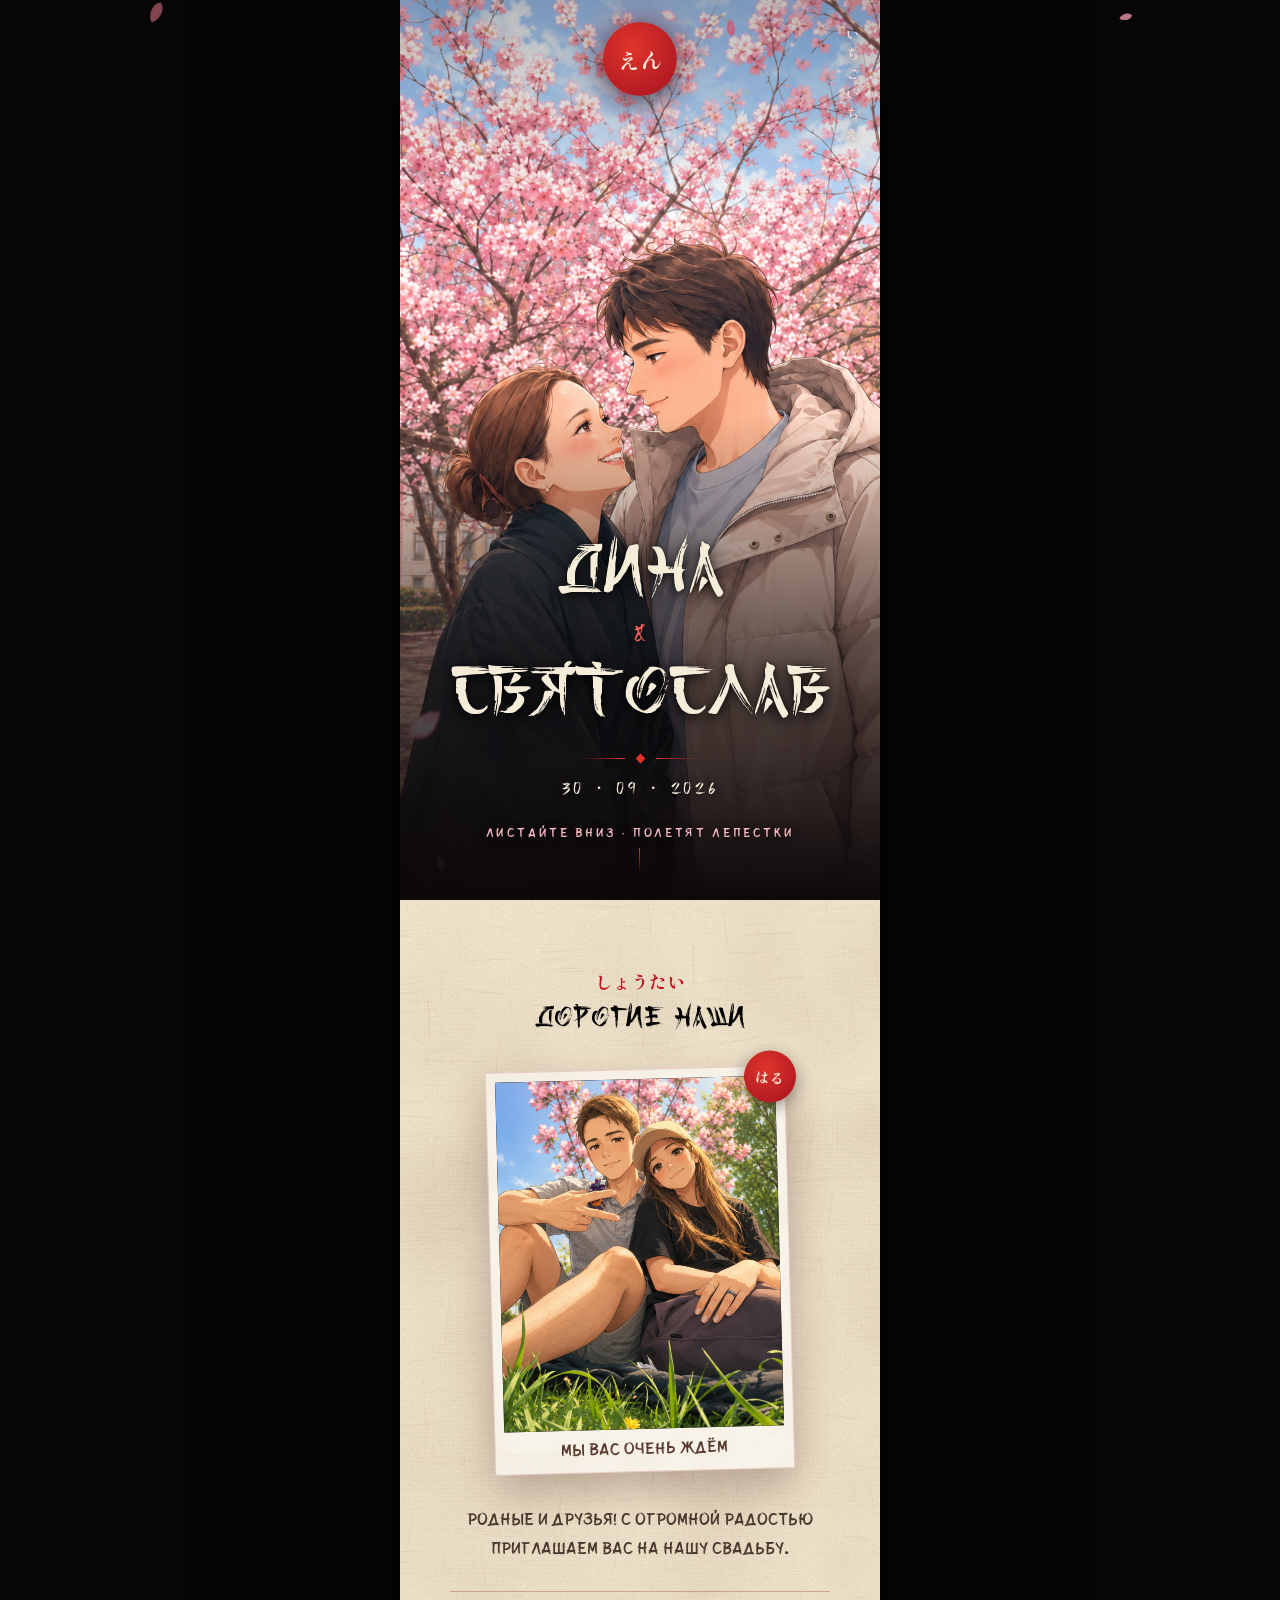
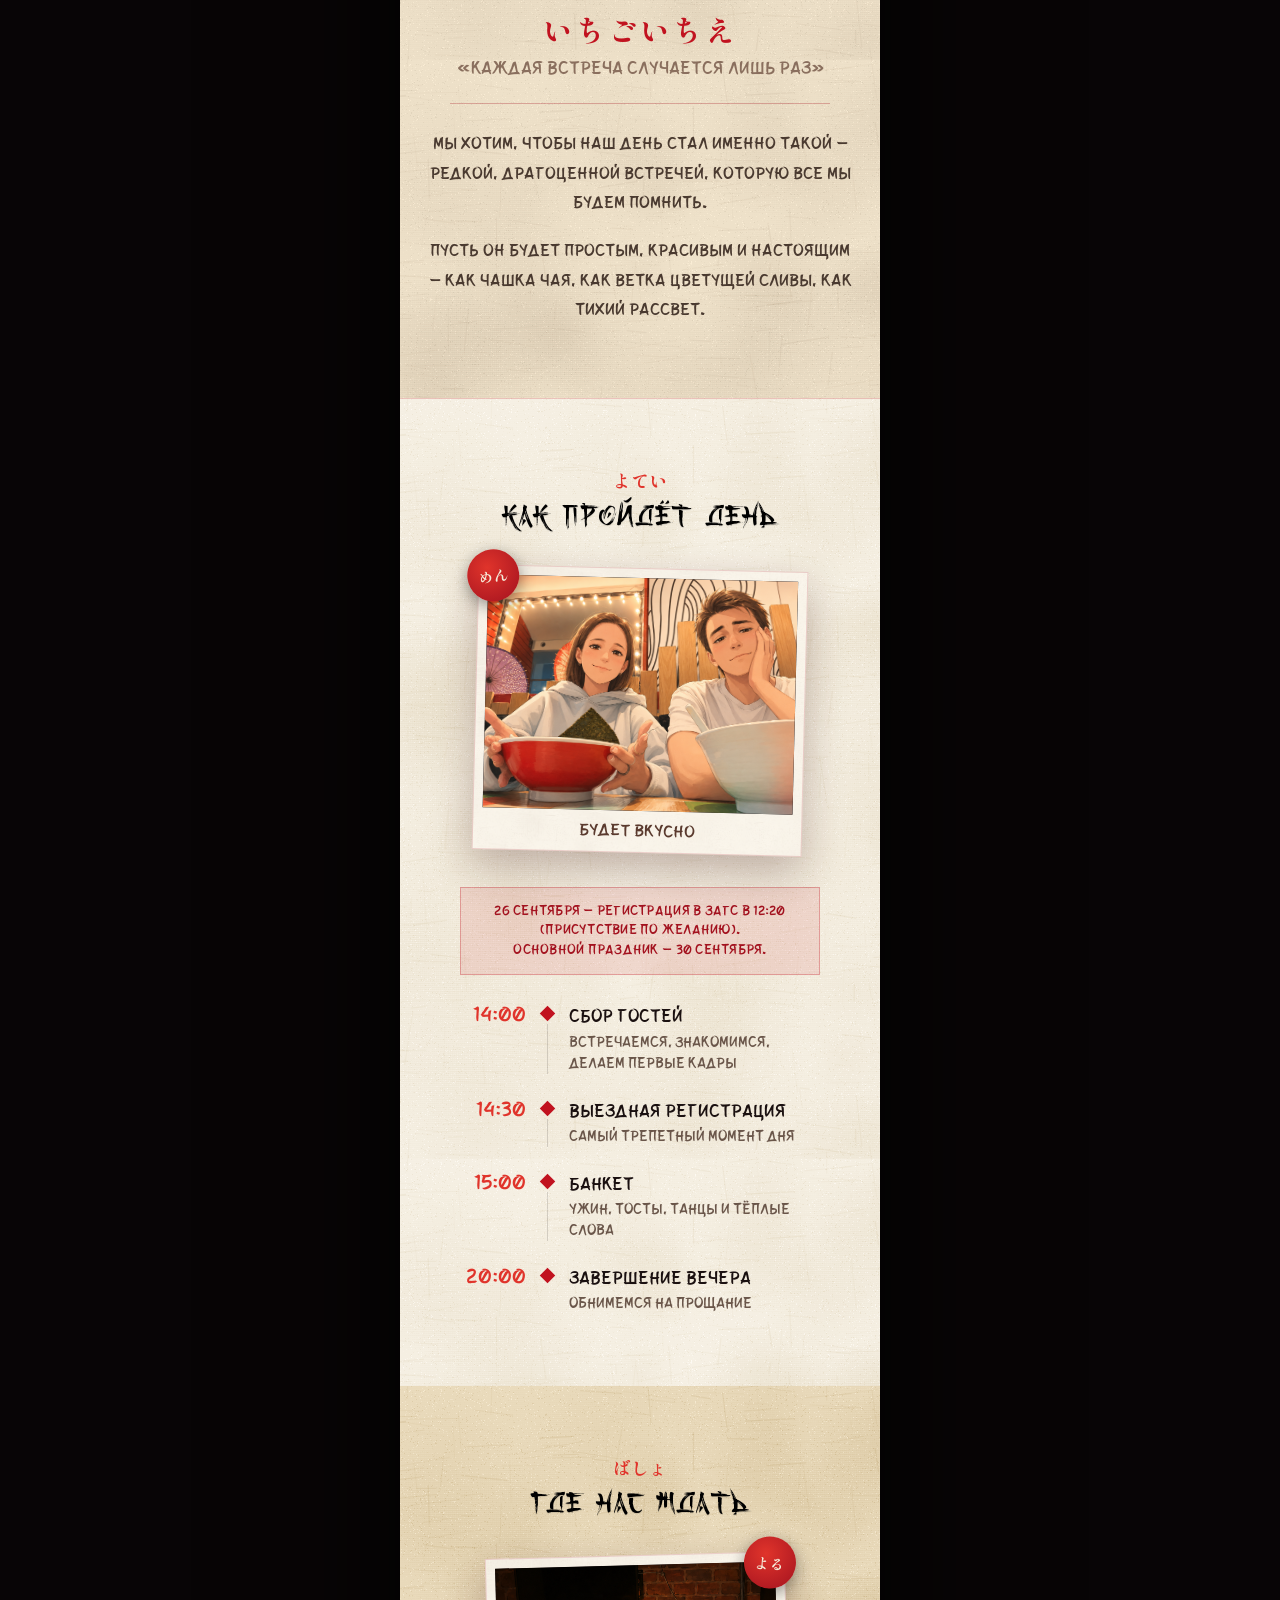
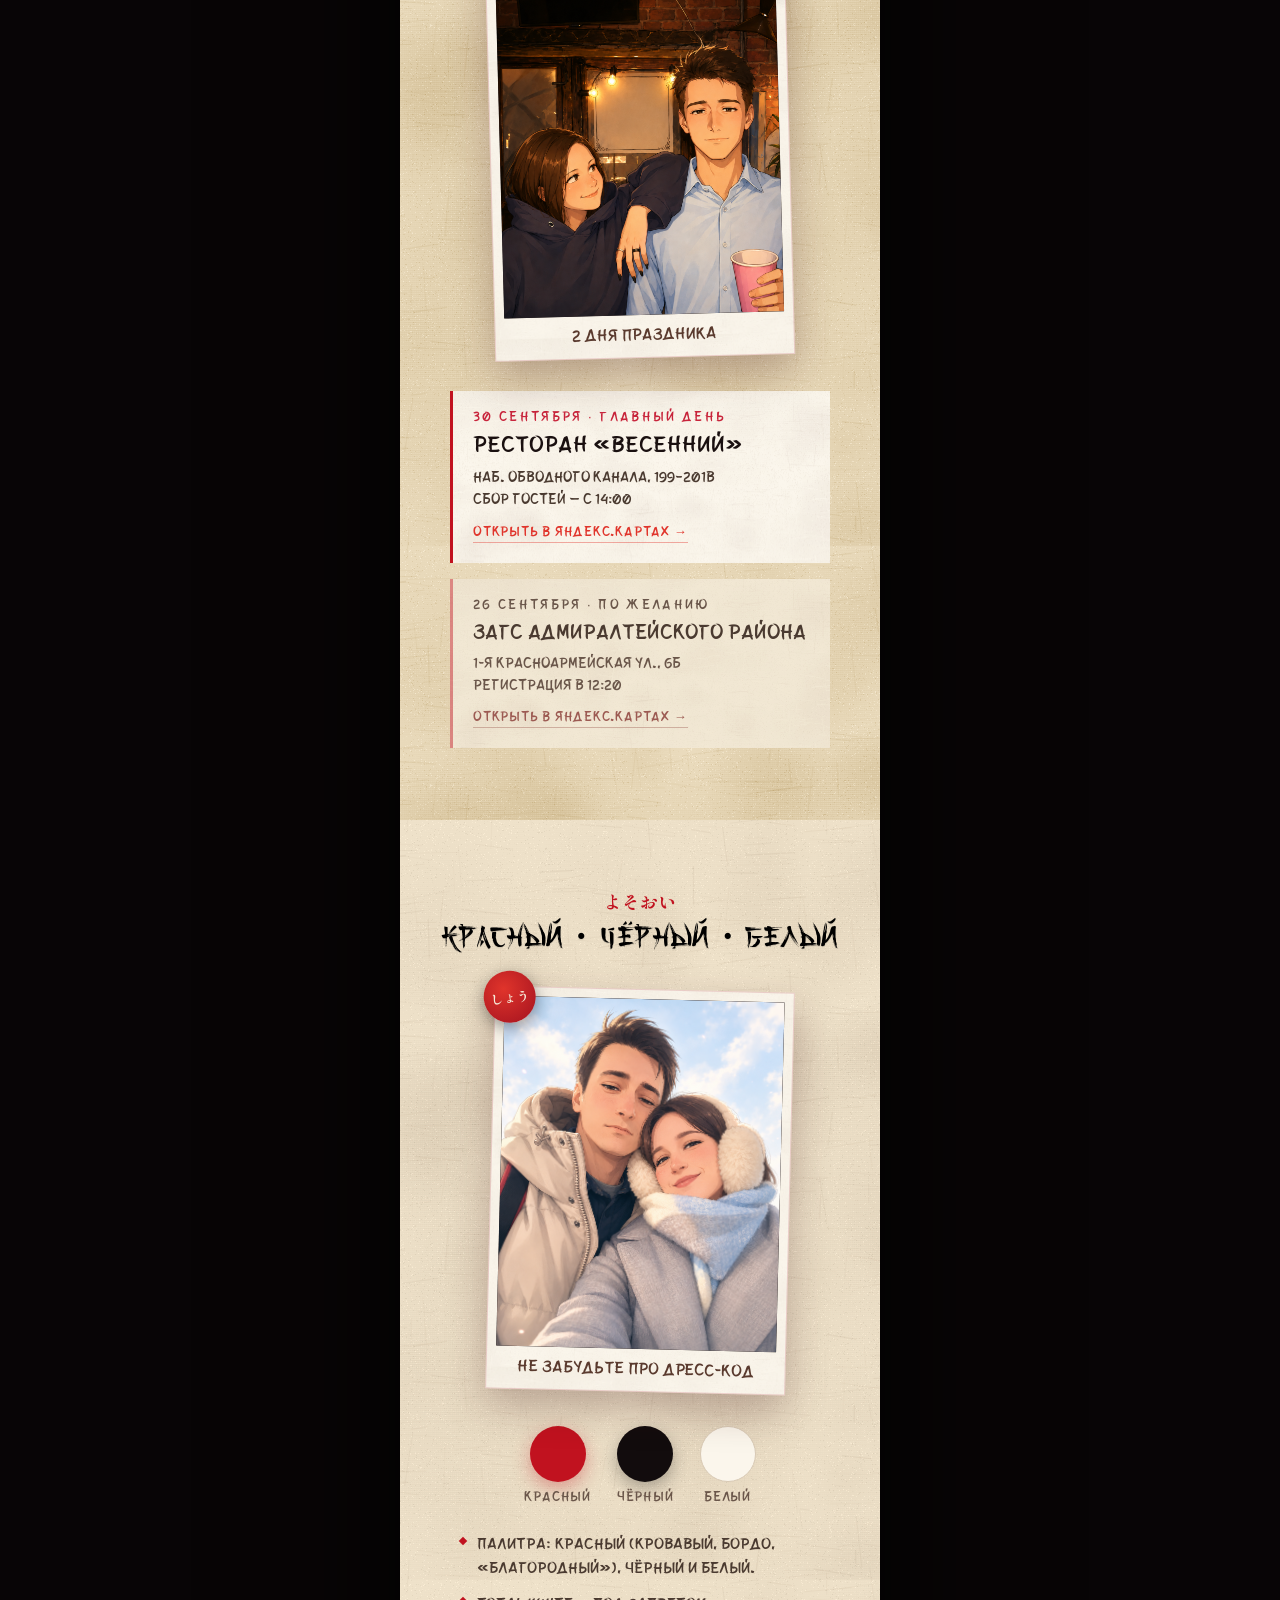
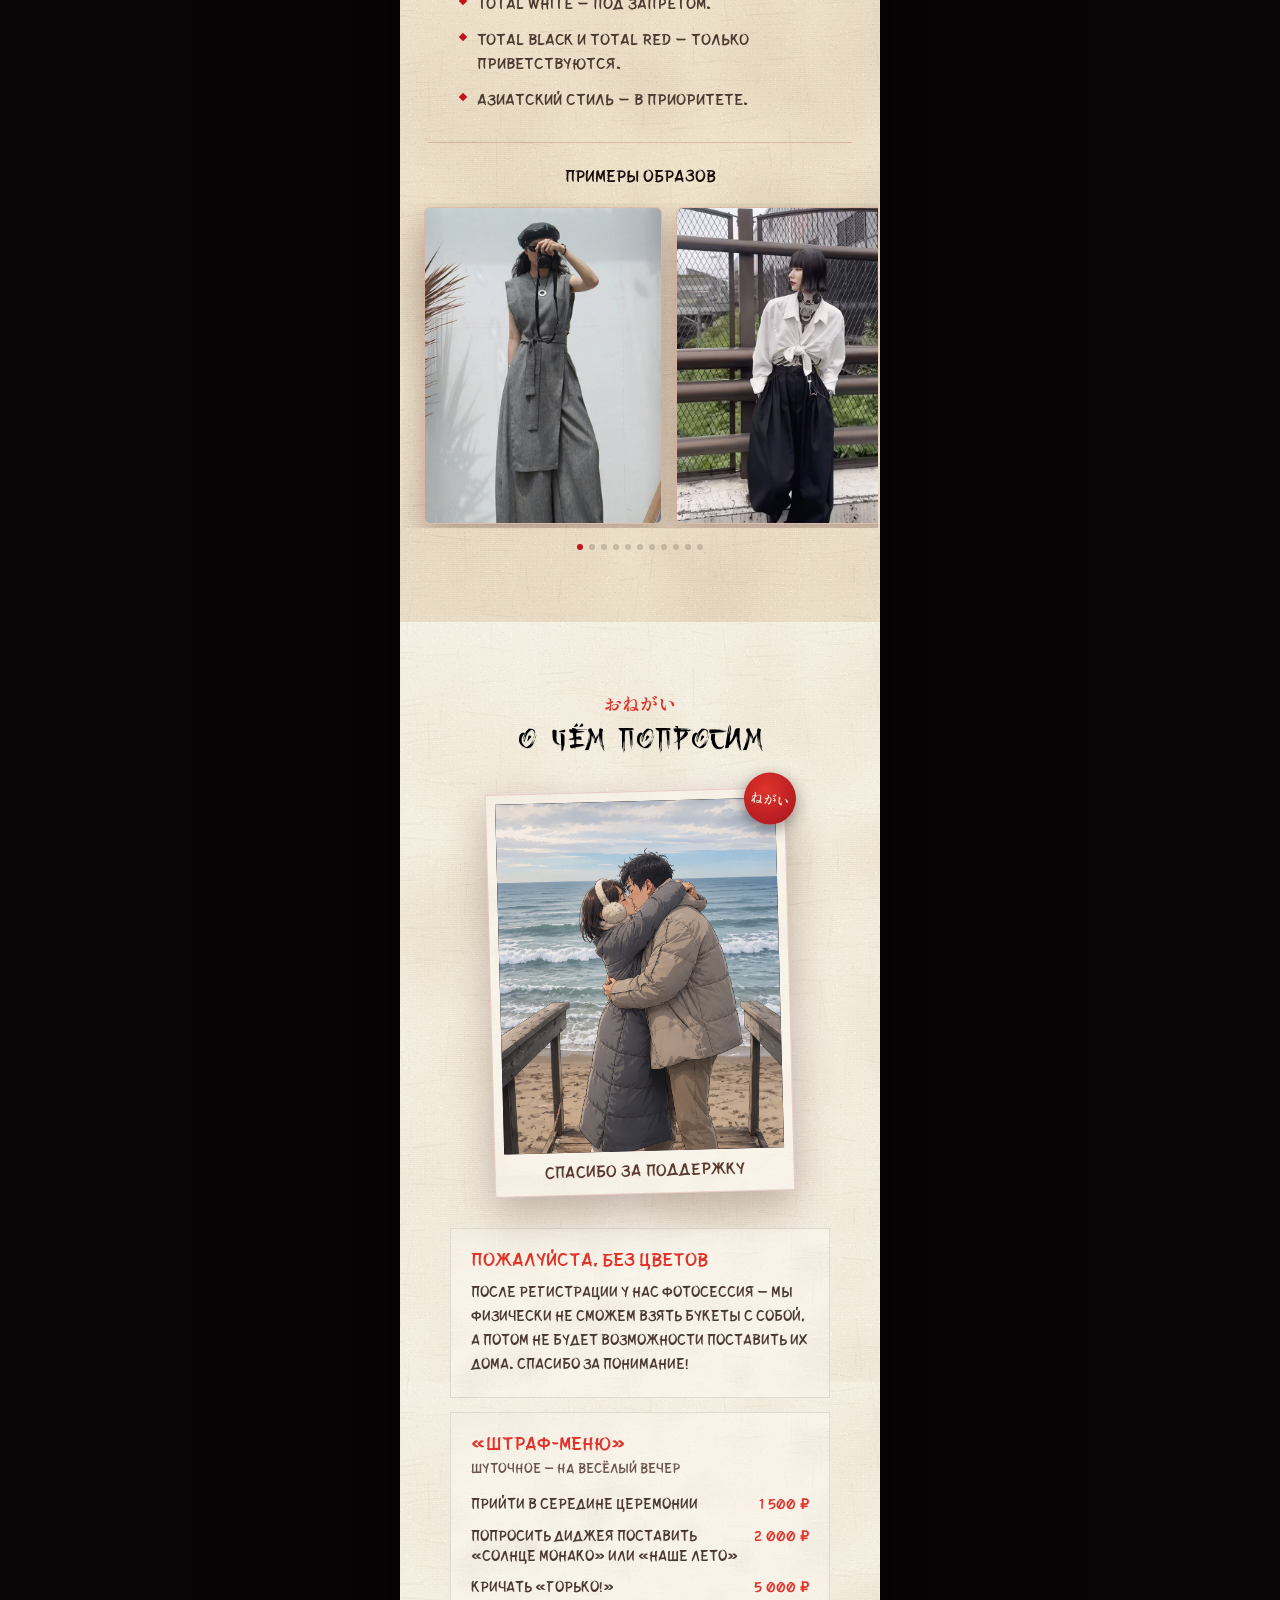
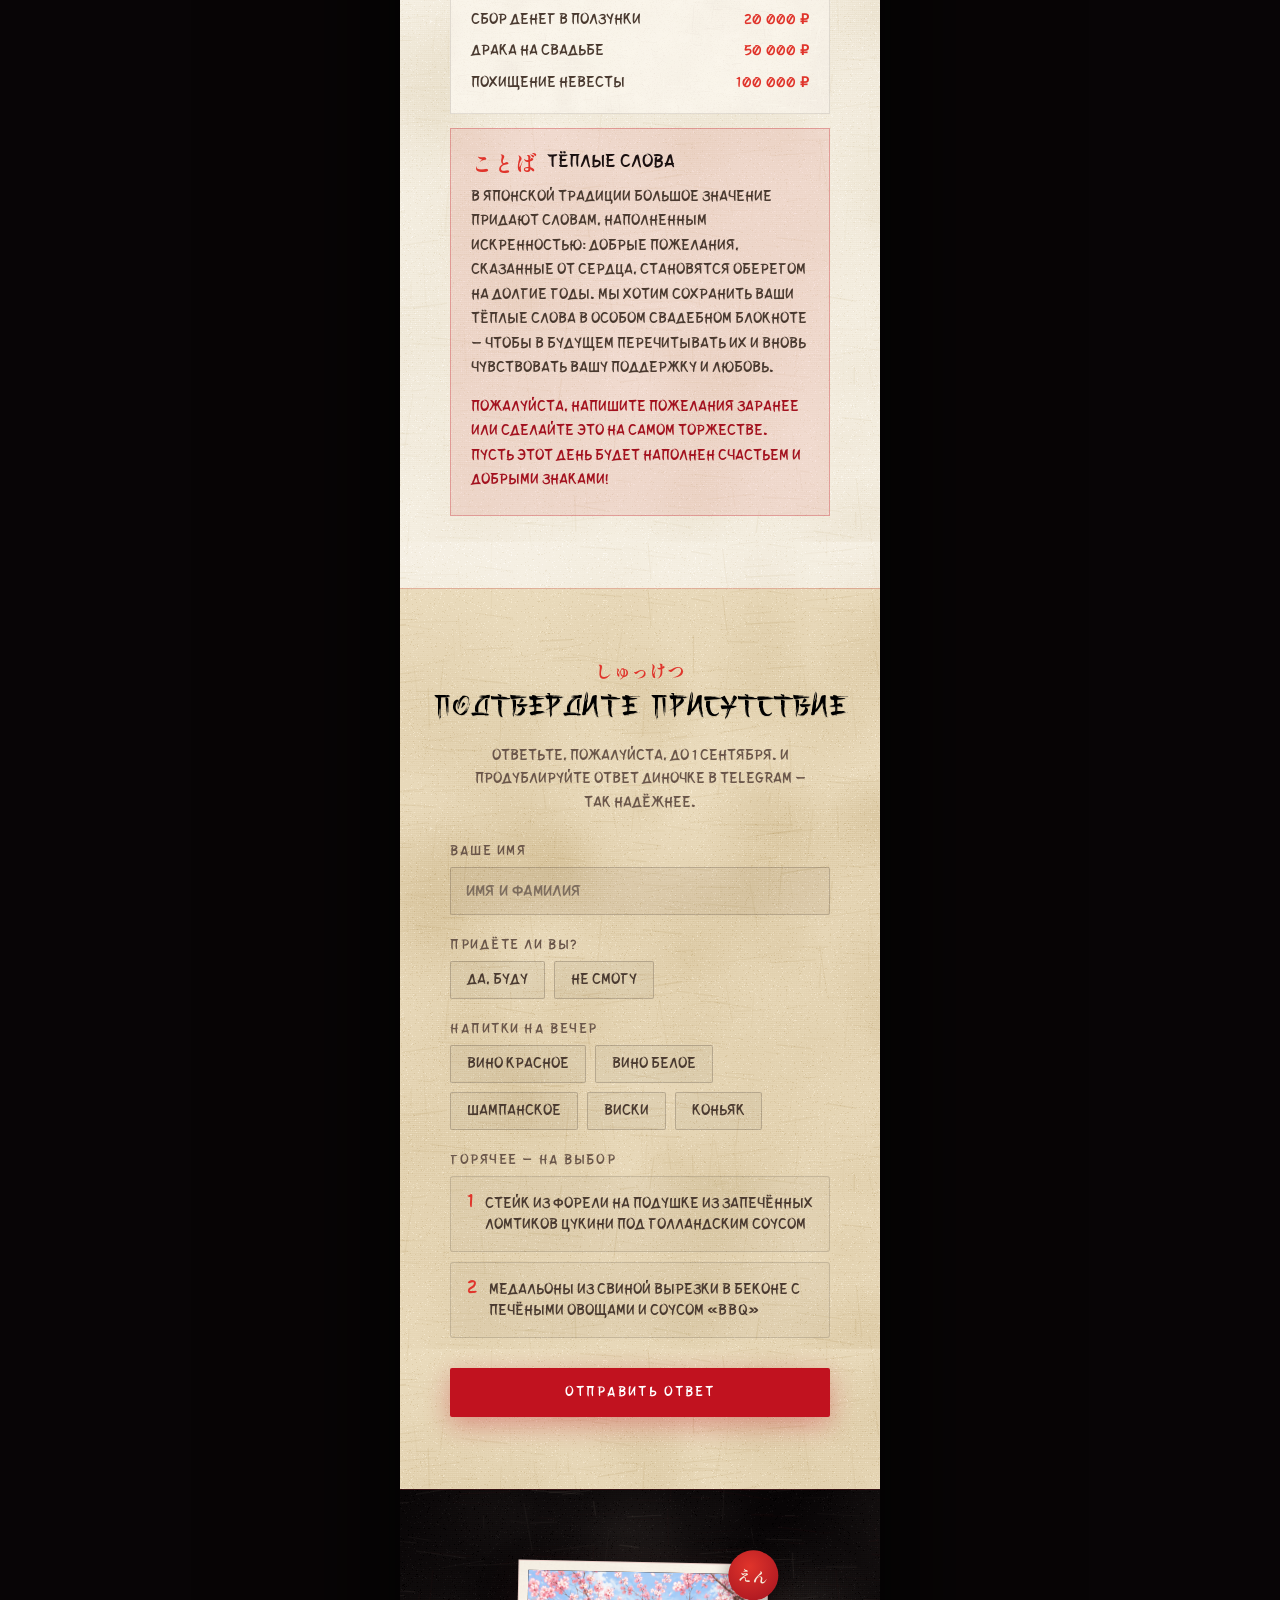
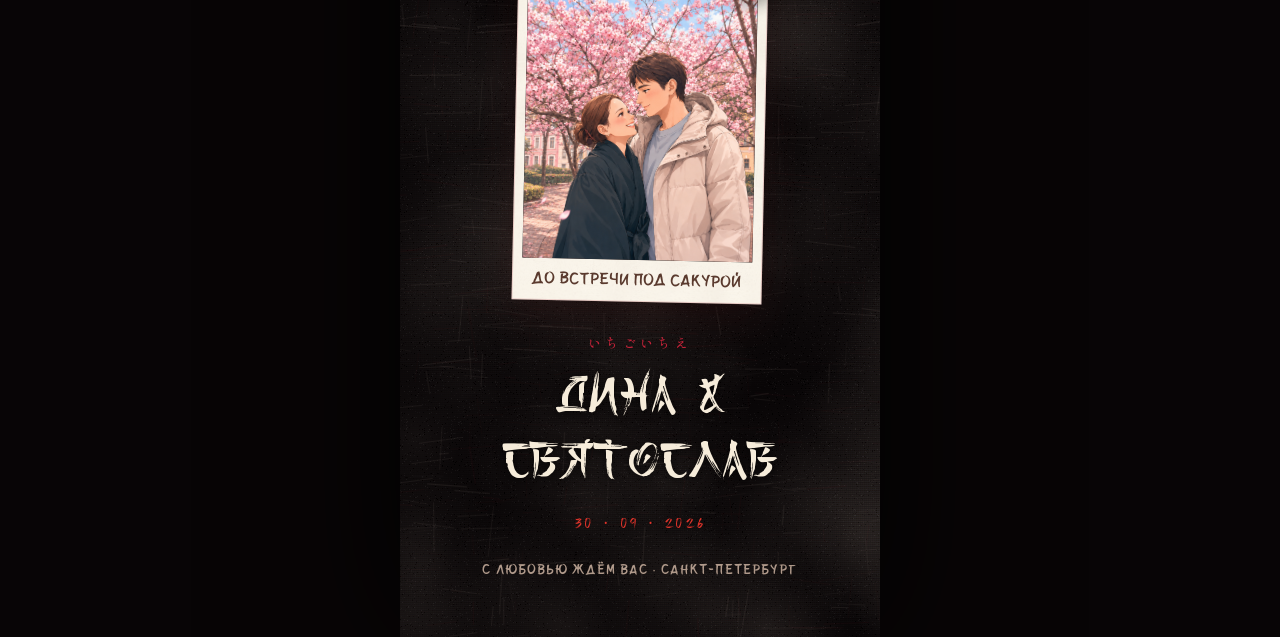
<file: site/index.html>
<!DOCTYPE html>
<html lang="ru">
<head>
<meta charset="utf-8">
<meta name="viewport" content="width=device-width, initial-scale=1">
<title>Дина &amp; Святослав · 30.09.2026</title>
<meta name="description" content="Свадьба Дины и Святослава, 30 сентября 2026, Санкт-Петербург">
<link rel="preconnect" href="https://fonts.googleapis.com">
<link rel="preconnect" href="https://fonts.gstatic.com" crossorigin>
<link href="https://fonts.googleapis.com/css2?family=Shippori+Mincho:wght@500;700&display=swap" rel="stylesheet">
<link rel="stylesheet" href="css/styles.css?v=2">
</head>
<body>

<canvas id="petal-canvas" aria-hidden="true"></canvas>

<main class="page">

  <!-- ===================== HERO ===================== -->
  <section class="hero" aria-label="Обложка">
    <div class="hero__scrim"></div>
    <div class="hero__seal"><span style="font-size:22px;">えん</span></div>
    <div class="hero__vertical">いちごいちえ</div>

    <div class="hero__content">
      <h1 class="hero__names">Дина
        <span class="hero__amp">&amp;</span>
        Святослав</h1>

      <div class="divider">
        <span class="divider__line"></span>
        <span class="divider__dot"></span>
        <span class="divider__line divider__line--r"></span>
      </div>

      <div class="hero__date">30 · 09 · 2026</div>

      <div class="hero__hint">
        <div class="hero__hint-text">листайте вниз · полетят лепестки</div>
        <div class="hero__hint-bar"></div>
      </div>
    </div>
  </section>

  <!-- ===================== ПРИГЛАШЕНИЕ ===================== -->
  <section class="section section--cream" aria-label="Приглашение">
    <div class="section-head">
      <div class="section-head__kanji section-head__kanji--red-dark">しょうたい</div>
      <div class="section-head__title">Дорогие наши</div>
    </div>

    <figure class="moment moment--rot-l" style="width:300px;">
      <div class="moment__card">
        <div class="moment__frame" style="aspect-ratio:4/5;">
          <img src="assets/art/couple-park.png" alt="Дина и Святослав в парке" loading="lazy" style="object-position:center 22%;">
        </div>
        <div class="moment__caption">мы вас очень ждём</div>
      </div>
      <div class="moment__seal" style="top:-15px;right:-11px;transform:rotate(8deg);"><span style="font-size:15px;">はる</span></div>
    </figure>

    <p class="body-text">Родные и друзья! С огромной радостью приглашаем вас на нашу свадьбу.</p>

    <div class="pull-quote">
      <div class="pull-quote__kanji">いちごいちえ</div>
      <div class="pull-quote__romaji">«каждая встреча случается лишь раз»</div>
    </div>

    <p class="body-text">Мы хотим, чтобы наш день стал именно такой — редкой, драгоценной встречей, которую все мы будем помнить.</p>
    <p class="body-text body-text--last">Пусть он будет простым, красивым и настоящим — как чашка чая, как ветка цветущей сливы, как тихий рассвет.</p>
  </section>

  <!-- ===================== ПРОГРАММА ===================== -->
  <section class="section section--dark section--rule" aria-label="Программа">
    <div class="section-head">
      <div class="section-head__kanji">よてい</div>
      <div class="section-head__title">Как пройдёт день</div>
    </div>

    <figure class="moment moment--rot-r" style="width:330px;">
      <div class="moment__card">
        <div class="moment__frame" style="aspect-ratio:4/3;">
          <img src="assets/art/couple-ramen.png" alt="Дина и Святослав в рамен-баре" loading="lazy" style="object-position:center 30%;">
        </div>
        <div class="moment__caption">будет вкусно</div>
      </div>
      <div class="moment__seal" style="top:-15px;left:-11px;transform:rotate(-8deg);"><span style="font-size:15px;">めん</span></div>
    </figure>

    <div class="note-box">
      26 сентября — регистрация в ЗАГС в 12:20 (присутствие по желанию).<br>Основной праздник — 30 сентября.
    </div>

    <ol class="timeline">
      <li class="timeline__item">
        <div class="timeline__time">14:00</div>
        <div class="timeline__rail"><span class="timeline__dot"></span><span class="timeline__line"></span></div>
        <div class="timeline__body"><div class="timeline__title">Сбор гостей</div><div class="timeline__desc">Встречаемся, знакомимся, делаем первые кадры</div></div>
      </li>
      <li class="timeline__item">
        <div class="timeline__time">14:30</div>
        <div class="timeline__rail"><span class="timeline__dot"></span><span class="timeline__line"></span></div>
        <div class="timeline__body"><div class="timeline__title">Выездная регистрация</div><div class="timeline__desc">Самый трепетный момент дня</div></div>
      </li>
      <li class="timeline__item">
        <div class="timeline__time">15:00</div>
        <div class="timeline__rail"><span class="timeline__dot"></span><span class="timeline__line"></span></div>
        <div class="timeline__body"><div class="timeline__title">Банкет</div><div class="timeline__desc">Ужин, тосты, танцы и тёплые слова</div></div>
      </li>
      <li class="timeline__item timeline__item--last">
        <div class="timeline__time">20:00</div>
        <div class="timeline__rail"><span class="timeline__dot"></span></div>
        <div class="timeline__body"><div class="timeline__title">Завершение вечера</div><div class="timeline__desc">Обнимемся на прощание</div></div>
      </li>
    </ol>
  </section>

  <!-- ===================== МЕСТО ===================== -->
  <section class="section section--black" aria-label="Место">
    <div class="section-head">
      <div class="section-head__kanji">ばしょ</div>
      <div class="section-head__title">Где нас ждать</div>
    </div>

    <figure class="moment moment--rot-l" style="width:300px;">
      <div class="moment__card">
        <div class="moment__frame" style="aspect-ratio:4/5;">
          <img src="assets/art/couple-bar.png" alt="Дина и Святослав вечером" loading="lazy" style="object-position:center 20%;">
        </div>
        <div class="moment__caption">2 дня праздника</div>
      </div>
      <div class="moment__seal" style="top:-15px;right:-11px;transform:rotate(8deg);"><span style="font-size:15px;">よる</span></div>
    </figure>

    <div class="venue-card venue-card--primary">
      <div class="venue-card__kicker">30 сентября · главный день</div>
      <div class="venue-card__name">Ресторан «Весенний»</div>
      <div class="venue-card__addr">наб. Обводного канала, 199–201В<br>Сбор гостей — с 14:00</div>
      <a href="https://yandex.ru/maps/org/vesenniy/1324218304" target="_blank" rel="noopener" class="venue-card__link venue-card__link--primary">Открыть в Яндекс.Картах →</a>
    </div>

    <div class="venue-card venue-card--secondary">
      <div class="venue-card__kicker venue-card__kicker--muted">26 сентября · по желанию</div>
      <div class="venue-card__name venue-card__name--muted">ЗАГС Адмиралтейского района</div>
      <div class="venue-card__addr venue-card__addr--muted">1-я Красноармейская ул., 6Б<br>Регистрация в 12:20</div>
      <a href="https://yandex.ru/maps/org/otdel_zapisi_aktov_grazhdanskogo_sostoyaniya_admiralteyskogo_rayona_komiteta_po_delam_zapisi_aktov_grazhdanskogo_sostoyaniya/1162912857" target="_blank" rel="noopener" class="venue-card__link venue-card__link--secondary">Открыть в Яндекс.Картах →</a>
    </div>
  </section>

  <!-- ===================== ДРЕСС-КОД ===================== -->
  <section class="section section--cream" aria-label="Дресс-код">
    <div class="section-head">
      <div class="section-head__kanji section-head__kanji--red-dark">よそおい</div>
      <div class="section-head__title">Красный · чёрный · белый</div>
    </div>

    <figure class="moment moment--rot-r" style="width:300px;">
      <div class="moment__card">
        <div class="moment__frame" style="aspect-ratio:4/5;">
          <img src="assets/art/couple-winter.png" alt="Дина и Святослав зимой" loading="lazy" style="object-position:center 18%;">
        </div>
        <div class="moment__caption">не забудьте про дресс-код</div>
      </div>
      <div class="moment__seal" style="top:-15px;left:-11px;transform:rotate(-8deg);"><span style="font-size:13px;">しょう</span></div>
    </figure>

    <div class="swatches">
      <div class="swatch"><span class="swatch__circle swatch__circle--red"></span><span class="swatch__label">красный</span></div>
      <div class="swatch"><span class="swatch__circle swatch__circle--black"></span><span class="swatch__label">чёрный</span></div>
      <div class="swatch"><span class="swatch__circle swatch__circle--white"></span><span class="swatch__label">белый</span></div>
    </div>

    <ul class="bullet-list">
      <li><span class="bullet-list__mark"></span><span>Палитра: красный (кровавый, бордо, «благородный»), чёрный и белый.</span></li>
      <li><span class="bullet-list__mark"></span><span><b>Total white</b> — под запретом.</span></li>
      <li><span class="bullet-list__mark"></span><span><b>Total black</b> и <b>total red</b> — только приветствуются.</span></li>
      <li><span class="bullet-list__mark"></span><span>Азиатский стиль — <b>в приоритете</b>.</span></li>
    </ul>

    <div class="lookbook">
      <div class="lookbook__title">Примеры образов</div>
      <div class="slider" id="dresscode-slider">
        <div class="slider__track">
          <div class="slider__slide"><img src="assets/dresscode/slider/look-1.jpg" alt="Пример образа" loading="lazy"></div>
          <div class="slider__slide"><img src="assets/dresscode/slider/look-2.jpg" alt="Пример образа" loading="lazy"></div>
          <div class="slider__slide"><img src="assets/dresscode/slider/look-3.jpg" alt="Пример образа" loading="lazy"></div>
          <div class="slider__slide"><img src="assets/dresscode/slider/look-4.jpg" alt="Пример образа" loading="lazy"></div>
          <div class="slider__slide"><img src="assets/dresscode/slider/look-5.jpg" alt="Пример образа" loading="lazy"></div>
          <div class="slider__slide"><img src="assets/dresscode/slider/look-6.jpg" alt="Пример образа" loading="lazy"></div>
          <div class="slider__slide"><img src="assets/dresscode/slider/look-7.jpg" alt="Пример образа" loading="lazy"></div>
          <div class="slider__slide"><img src="assets/dresscode/slider/look-8.jpg" alt="Пример образа" loading="lazy"></div>
          <div class="slider__slide"><img src="assets/dresscode/slider/look-9.jpg" alt="Пример образа" loading="lazy"></div>
          <div class="slider__slide"><img src="assets/dresscode/slider/look-10.jpg" alt="Пример образа" loading="lazy"></div>
          <div class="slider__slide"><img src="assets/dresscode/slider/look-11.jpg" alt="Пример образа" loading="lazy"></div>
        </div>
      </div>
      <div class="slider__dots" id="dresscode-slider-dots"></div>
    </div>
  </section>

  <!-- ===================== ПОЖЕЛАНИЯ ===================== -->
  <section class="section section--dark" aria-label="Пожелания">
    <div class="section-head">
      <div class="section-head__kanji">おねがい</div>
      <div class="section-head__title">О чём попросим</div>
    </div>

    <figure class="moment moment--rot-l" style="width:300px;">
      <div class="moment__card">
        <div class="moment__frame" style="aspect-ratio:4/5;">
          <img src="assets/art/couple-beach.png" alt="Дина и Святослав у моря" loading="lazy" style="object-position:center 34%;">
        </div>
        <div class="moment__caption">спасибо за поддержку</div>
      </div>
      <div class="moment__seal" style="top:-15px;right:-11px;transform:rotate(8deg);"><span style="font-size:13px;">ねがい</span></div>
    </figure>

    <div class="info-panel">
      <div class="info-panel__title">Пожалуйста, без цветов</div>
      <div class="info-panel__text">После регистрации у нас фотосессия — мы физически не сможем взять букеты с собой, а потом не будет возможности поставить их дома. Спасибо за понимание!</div>
    </div>

    <div class="info-panel">
      <div class="info-panel__title info-panel__title--tight">«Штраф-меню»</div>
      <div class="info-panel__subtitle">шуточное — на весёлый вечер</div>
      <ul class="fine-list">
        <li><span class="fine-list__label">Прийти в середине церемонии</span><span class="fine-list__price">1 500 ₽</span></li>
        <li><span class="fine-list__label">Попросить диджея поставить «Солнце Монако» или «Наше лето»</span><span class="fine-list__price">2 000 ₽</span></li>
        <li><span class="fine-list__label">Кричать «Горько!»</span><span class="fine-list__price">5 000 ₽</span></li>
        <li><span class="fine-list__label">Сбор денег в ползунки</span><span class="fine-list__price">20 000 ₽</span></li>
        <li><span class="fine-list__label">Драка на свадьбе</span><span class="fine-list__price">50 000 ₽</span></li>
        <li><span class="fine-list__label">Похищение невесты</span><span class="fine-list__price">100 000 ₽</span></li>
      </ul>
    </div>

    <div class="wishes-panel">
      <div class="wishes-panel__head">
        <span class="wishes-panel__kanji">ことば</span>
        <span class="wishes-panel__title">Тёплые слова</span>
      </div>
      <div class="wishes-panel__text">В японской традиции большое значение придают словам, наполненным искренностью: добрые пожелания, сказанные от сердца, становятся оберегом на долгие годы. Мы хотим сохранить ваши тёплые слова в особом свадебном блокноте — чтобы в будущем перечитывать их и вновь чувствовать вашу поддержку и любовь.</div>
      <div class="wishes-panel__text wishes-panel__text--accent">Пожалуйста, напишите пожелания заранее или сделайте это на самом торжестве. Пусть этот день будет наполнен счастьем и добрыми знаками!</div>
    </div>
  </section>

  <!-- ===================== RSVP ===================== -->
  <section class="section section--black section--rule" aria-label="RSVP">
    <div class="section-head" style="margin-bottom:14px;">
      <div class="section-head__kanji">しゅっけつ</div>
      <div class="section-head__title">Подтвердите присутствие</div>
    </div>
    <p class="rsvp-intro">Ответьте, пожалуйста, до 1 сентября. И продублируйте ответ Диночке в Telegram — так надёжнее.</p>

    <form id="rsvp-form" class="rsvp-form" novalidate>

      <div class="field">
        <label class="field__label" for="rsvp-name">Ваше имя</label>
        <input type="text" id="rsvp-name" name="name" placeholder="Имя и фамилия" class="field__input" autocomplete="name">
      </div>

      <div class="field">
        <span class="field__label">Придёте ли вы?</span>
        <div class="chip-row" id="attend-group" role="group" aria-label="Придёте ли вы?">
          <button type="button" class="chip" data-attend="yes">Да, буду</button>
          <button type="button" class="chip" data-attend="no">Не смогу</button>
        </div>
      </div>

      <div class="field">
        <span class="field__label">Напитки на вечер</span>
        <div class="chip-row" id="drinks-group" role="group" aria-label="Напитки на вечер">
          <button type="button" class="chip" data-drink="Вино красное">Вино красное</button>
          <button type="button" class="chip" data-drink="Вино белое">Вино белое</button>
          <button type="button" class="chip" data-drink="Шампанское">Шампанское</button>
          <button type="button" class="chip" data-drink="Виски">Виски</button>
          <button type="button" class="chip" data-drink="Коньяк">Коньяк</button>
        </div>
      </div>

      <div class="field">
        <span class="field__label">Горячее — на выбор</span>
        <div class="dish-list" id="dish-group" role="radiogroup" aria-label="Горячее — на выбор">
          <div class="dish" data-dish="Стейк из форели на подушке из запечённых ломтиков цукини под голландским соусом" role="radio" aria-checked="false" tabindex="0">
            <span class="dish__num">1</span>
            <span class="dish__label">Стейк из форели на подушке из запечённых ломтиков цукини под голландским соусом</span>
          </div>
          <div class="dish" data-dish="Медальоны из свиной вырезки в беконе с печёными овощами и соусом «BBQ»" role="radio" aria-checked="false" tabindex="0">
            <span class="dish__num">2</span>
            <span class="dish__label">Медальоны из свиной вырезки в беконе с печёными овощами и соусом «BBQ»</span>
          </div>
        </div>
      </div>

      <div class="field__error" id="rsvp-error" hidden>Отметьте, пожалуйста, придёте ли вы.</div>

      <button type="submit" class="submit-btn" id="rsvp-submit">
        <span class="submit-btn__label">Отправить ответ</span>
      </button>
    </form>

    <div class="rsvp-thanks" id="rsvp-thanks" hidden>
      <div class="rsvp-thanks__seal"><span style="font-size:22px;">しゃ</span></div>
      <div class="rsvp-thanks__title">Спасибо!</div>
      <div class="rsvp-thanks__text">Мы получили ваш ответ. Не забудьте продублировать его Диночке в Telegram — ждём встречи!</div>
      <button type="button" class="rsvp-thanks__reset" id="rsvp-reset">Изменить ответ</button>
    </div>
  </section>

  <!-- ===================== ФУТЕР ===================== -->
  <section class="section section--footer section--rule" aria-label="Футер" style="text-align:center;padding-bottom:56px;">
    <figure class="moment" style="width:250px;transform:rotate(1.2deg);">
      <div class="moment__card">
        <div class="moment__frame" style="aspect-ratio:4/5;">
          <img src="assets/art/couple-sakura2.png" alt="Дина и Святослав под сакурой" loading="lazy" style="object-position:center 16%;">
        </div>
        <div class="moment__caption">до встречи под сакурой</div>
      </div>
      <div class="moment__seal" style="top:-14px;right:-10px;width:50px;height:50px;transform:rotate(7deg);"><span style="font-size:15px;">えん</span></div>
    </figure>

    <div class="footer__kicker">いちごいちえ</div>
    <div class="footer__names">Дина &amp; Святослав</div>
    <div class="footer__date">30 · 09 · 2026</div>
    <div class="footer__sub">С любовью ждём вас · Санкт-Петербург</div>
  </section>

</main>

<script src="js/petals.js"></script>
<script src="js/slider.js"></script>
<script src="js/rsvp.js?v=11"></script>
</body>
</html>
</file>
<file: site/css/styles.css>
:root{
  --red: #e0342b;
  --red-deep: #C1121F;
  --red-dark: #a3121f;
  --cream: #f2e6d3;
  --cream-soft: #f6ecda;
  --ink: #080506;
}

@font-face{
  font-family:'Kashima';
  src:url('../assets/fonts/kashima.woff2') format('woff2');
  font-weight:100 900;
  font-style:normal;
  font-display:swap;
}
@font-face{
  font-family:'Belepotan';
  src:url('../assets/fonts/belepotan.woff2') format('woff2');
  font-weight:100 900;
  font-style:normal;
  font-display:swap;
}

*{box-sizing:border-box;}
html,body{margin:0;padding:0;background:#080506;}
body{
  -webkit-font-smoothing:antialiased;
  text-rendering:optimizeLegibility;
  font-family:'Belepotan',sans-serif;
}
a{color:var(--red);text-decoration:none;}
a:hover{color:var(--cream);}
::selection{background:var(--red-deep);color:#fff;}
input,button,textarea,select{font-family:inherit;}
input::placeholder{color:#7d6d5e;}
img{max-width:100%;}
[hidden]{display:none !important;}

@keyframes bob{
  0%,100%{transform:translateY(0);opacity:.4}
  50%{transform:translateY(8px);opacity:1}
}

/* ===================== LAYOUT ===================== */

#petal-canvas{
  position:fixed;inset:0;width:100%;height:100%;
  pointer-events:none;z-index:60;
}

.page{
  position:relative;z-index:1;
  width:100%;max-width:480px;margin:0 auto;
  background:#080506;overflow:hidden;
  box-shadow:0 0 140px rgba(0,0,0,.85);
}

/* ===================== HERO ===================== */

.hero{
  position:relative;
  min-height:100svh;
  display:flex;flex-direction:column;justify-content:flex-end;align-items:center;
  text-align:center;
  padding:0 24px 26px;
  background:#0d0809 url('../assets/art/couple-sakura.png') center 26% / cover no-repeat;
}

.hero__scrim{
  position:absolute;inset:0;pointer-events:none;
  background:linear-gradient(180deg,rgba(11,7,8,.26),transparent 24%,transparent 46%,rgba(11,7,8,.6) 72%,rgba(13,8,9,.9) 92%,#0d0809);
}

.hero__seal{
  position:absolute;top:22px;left:50%;transform:translateX(-50%);
  width:74px;height:74px;border-radius:50%;
  background:radial-gradient(circle at 40% 34%,var(--red),var(--red-dark));
  display:flex;align-items:center;justify-content:center;
  box-shadow:0 6px 24px rgba(0,0,0,.45),0 0 34px rgba(193,18,31,.4);
  z-index:2;
}
.hero__seal span{font:700 30px/1 'Shippori Mincho',serif;color:var(--cream-soft);}

.hero__vertical{
  position:absolute;top:26px;right:20px;
  writing-mode:vertical-rl;
  font:500 15px/1 'Shippori Mincho',serif;letter-spacing:.34em;
  color:rgba(255,220,224,.94);
  text-shadow:0 1px 8px rgba(0,0,0,.8);
  z-index:2;
}

.hero__content{
  position:relative;z-index:1;
  display:flex;flex-direction:column;align-items:center;text-align:center;
}

.hero__names{
  margin:0;
  font:700 clamp(60px,19vw,92px)/0.95 'Kashima',cursive;
  color:var(--cream-soft);
  text-shadow:0 3px 12px rgba(0,0,0,.9),0 6px 34px rgba(0,0,0,.7),0 0 2px rgba(0,0,0,.6);
}
.hero__amp{
  display:block;font:400 30px/1 'Kashima',serif;color:#f0605a;
  margin:2px 0;text-shadow:0 2px 10px rgba(0,0,0,.8);
}

.divider{display:flex;align-items:center;justify-content:center;gap:12px;margin-top:16px;}
.divider__line{width:44px;height:1px;background:linear-gradient(90deg,transparent,var(--red));}
.divider__line--r{background:linear-gradient(270deg,transparent,var(--red));}
.divider__dot{width:7px;height:7px;background:var(--red);transform:rotate(45deg);}

.hero__date{
  margin-top:14px;font:400 22px/1.3 'Kashima',serif;letter-spacing:.18em;
  color:var(--cream-soft);text-shadow:0 2px 10px rgba(0,0,0,.8);
}

.hero__hint{margin-top:22px;display:flex;flex-direction:column;align-items:center;gap:9px;}
.hero__hint-text{
  font:500 12px/1 'Belepotan',sans-serif;letter-spacing:.22em;text-transform:uppercase;
  color:#f6b8bf;text-shadow:0 2px 8px rgba(0,0,0,.9);
}
.hero__hint-bar{
  width:1px;height:26px;background:linear-gradient(var(--red),transparent);
  animation:bob 1.9s ease-in-out infinite;
}

/* ===================== SECTIONS ===================== */

.section{position:relative;padding:72px 26px;background-size:760px;}
.section--rule{border-top:1px solid rgba(193,18,31,.2);}
.section--cream{
  color:#1a1010;padding:72px 28px;
  background-color:#efe2ca;background-image:url('../assets/tex/washi-cream.png');
}
.section--dark{
  background-color:#fdfaf3;background-image:url('../assets/tex/washi-white.png');
}
.section--black{
  background-color:#e7d6b4;background-image:url('../assets/tex/washi-beige.png');
}
.section--footer{
  background-color:#080506;background-image:url('../assets/tex/washi-black.png');
}

.section-head{
  display:flex;flex-direction:column;align-items:center;text-align:center;gap:9px;
  margin-bottom:28px;
}
.section-head__kanji{font:700 18px/1 'Shippori Mincho',serif;color:var(--red);}
.section-head__kanji--red-dark{color:var(--red-deep);}
.section-head__title{font:700 38px/1.1 'Kashima',serif;color:#000;text-shadow:0 1px 1px rgba(0,0,0,.12);}

/* ===================== MOMENT CARDS (illustrations) ===================== */

.moment{position:relative;margin:0 auto 34px;max-width:90%;}
.moment--rot-l{transform:rotate(-1.5deg);}
.moment--rot-r{transform:rotate(1.4deg);}

.moment__card{
  background-color:#fbf6ec;background-image:url('../assets/tex/washi-overlay.png');background-size:380px;padding:9px;
  box-shadow:0 16px 40px rgba(60,20,20,.28);
  border:1px solid rgba(163,18,31,.16);
}

.moment__frame{overflow:hidden;background:#1a1010;}
.moment__frame img{width:100%;height:100%;object-fit:cover;display:block;}

.moment__caption{
  padding:10px 4px 2px;font:500 16px/1.3 'Belepotan',serif;
  color:#5a3a2e;text-align:center;
}

.moment__seal{
  position:absolute;width:52px;height:52px;border-radius:50%;
  background:radial-gradient(circle at 40% 34%,var(--red),var(--red-dark));
  display:flex;align-items:center;justify-content:center;
  box-shadow:0 5px 16px rgba(0,0,0,.4);
}
.moment__seal span{font:700 21px/1 'Shippori Mincho',serif;color:var(--cream-soft);}

/* ===================== BODY TEXT / QUOTE ===================== */

.body-text{
  margin:0 0 18px;font:400 16px/1.85 'Belepotan',sans-serif;
  color:#4a3a30;text-align:center;text-wrap:pretty;
}
.body-text--last{margin-bottom:0;}

.pull-quote{
  margin:26px auto;max-width:380px;
  border-top:1px solid rgba(163,18,31,.3);border-bottom:1px solid rgba(163,18,31,.3);
  padding:22px 4px;text-align:center;
}
.pull-quote__kanji{font:700 30px/1 'Shippori Mincho',serif;color:var(--red-deep);letter-spacing:.08em;}
.pull-quote__romaji{
  margin-top:12px;font-weight:500;font-size:clamp(11px,3.9vw,17px);line-height:1.5;
  font-family:'Belepotan',serif;letter-spacing:0;white-space:nowrap;
  color:#8a6f5e;
}

/* ===================== PROGRAM / TIMELINE ===================== */

.note-box{
  margin:0 auto 30px;max-width:360px;
  background:rgba(193,18,31,.1);border:1px solid rgba(193,18,31,.3);
  padding:14px 16px;text-align:center;
  font:600 13px/1.5 'Belepotan',sans-serif;color:var(--red-dark);letter-spacing:.02em;
}

.timeline{max-width:360px;margin:0 auto;list-style:none;padding:0;}
.timeline__item{display:flex;gap:16px;padding-bottom:26px;position:relative;}
.timeline__item--last{padding-bottom:0;}
.timeline__time{flex:0 0 66px;text-align:right;font:600 20px/1 'Belepotan',serif;color:var(--red);}
.timeline__rail{flex:0 0 auto;display:flex;flex-direction:column;align-items:center;}
.timeline__dot{width:11px;height:11px;background:var(--red-deep);transform:rotate(45deg);margin-top:3px;}
.timeline__line{width:1px;flex:1;background:rgba(26,16,16,.15);margin-top:5px;}
.timeline__body{flex:1;padding-top:1px;}
.timeline__title{font:600 17px/1.3 'Belepotan',serif;color:#1a1010;}
.timeline__desc{font:400 14px/1.5 'Belepotan',sans-serif;color:#6a564a;margin-top:3px;}

/* ===================== VENUE ===================== */

.venue-card{max-width:380px;margin:0 auto 16px;padding:20px;}
.venue-card:last-child{margin-bottom:0;}
.venue-card--primary{background-color:#fbf6ec;background-image:url('../assets/tex/washi-overlay.png');background-size:380px;border-left:3px solid var(--red-deep);}
.venue-card--secondary{background-color:#f3e9d5;background-image:url('../assets/tex/washi-overlay.png');background-size:380px;border-left:3px solid rgba(193,18,31,.45);}

.venue-card__kicker{
  font:500 13px/1 'Belepotan',sans-serif;letter-spacing:.18em;text-transform:uppercase;
  color:#c8243b;
}
.venue-card__kicker--muted{color:#6a564a;}

.venue-card__name{margin-top:8px;font:600 22px/1.2 'Belepotan',serif;color:#1a1010;}
.venue-card__name--muted{font:600 20px/1.25 'Belepotan',serif;color:#4a3a30;}

.venue-card__addr{margin-top:8px;font:400 14px/1.6 'Belepotan',sans-serif;color:#4a3a30;}
.venue-card__addr--muted{color:#6a564a;}

.venue-card__link{
  display:inline-block;margin-top:14px;
  font:600 13px/1 'Belepotan',sans-serif;letter-spacing:.06em;
  padding-bottom:3px;border-bottom:1px solid;
}
.venue-card__link--primary{color:var(--red);border-bottom-color:rgba(224,52,43,.4);}
.venue-card__link--secondary{color:#9c5a52;border-bottom-color:rgba(156,90,82,.4);}

/* ===================== DRESS CODE ===================== */

.swatches{display:flex;justify-content:center;gap:26px;margin-bottom:28px;}
.swatch{display:flex;flex-direction:column;align-items:center;gap:9px;}
.swatch__circle{width:56px;height:56px;border-radius:50%;display:block;}
.swatch__circle--red{background:var(--red-deep);box-shadow:0 6px 18px rgba(193,18,31,.35);}
.swatch__circle--black{background:#120c0d;box-shadow:0 6px 18px rgba(0,0,0,.3);}
.swatch__circle--white{background:#fbf6ec;border:1px solid #d8c9b4;}
.swatch__label{font:500 13px/1 'Belepotan',sans-serif;letter-spacing:.06em;color:#6a564a;}

.bullet-list{max-width:360px;margin:0 auto;display:flex;flex-direction:column;gap:12px;list-style:none;padding:0;}
.bullet-list li{display:flex;gap:11px;align-items:flex-start;}
.bullet-list__mark{flex:0 0 auto;width:6px;height:6px;background:var(--red-deep);transform:rotate(45deg);margin-top:6px;}
.bullet-list li span:last-child{font:400 15px/1.6 'Belepotan',sans-serif;color:#4a3a30;}

.lookbook{margin:30px auto 0;padding-top:26px;border-top:1px solid rgba(163,18,31,.2);}
.lookbook__title{
  font:600 16px/1 'Belepotan',serif;color:#1a1010;text-align:center;margin-bottom:18px;
}

.slider{width:100%;}
.slider__track{
  display:flex;gap:14px;overflow-x:auto;
  scroll-snap-type:x mandatory;-webkit-overflow-scrolling:touch;
  padding:4px 22% 4px 22px;margin:0 -26px;
  scrollbar-width:none;
}
.slider__track::-webkit-scrollbar{display:none;}
.slider__slide{
  flex:0 0 66%;scroll-snap-align:center;
}
.slider__slide img{
  width:100%;aspect-ratio:3/4;object-fit:cover;display:block;
  border-radius:6px;box-shadow:0 12px 30px rgba(60,20,20,.3);
  border:1px solid rgba(163,18,31,.16);
}
.slider__dots{display:flex;justify-content:center;gap:6px;margin-top:16px;}
.slider__dots span{
  width:6px;height:6px;border-radius:50%;background:rgba(26,16,16,.18);
  transition:background .2s;
}
.slider__dots span.is-active{background:var(--red-deep);}

/* ===================== WISHES / INFO PANELS ===================== */

.info-panel{
  max-width:380px;margin:0 auto 14px;
  background-color:#fbf6ec;background-image:url('../assets/tex/washi-overlay.png');background-size:380px;border:1px solid rgba(26,16,16,.1);padding:20px;
}
.info-panel__title{font:600 18px/1.3 'Belepotan',serif;color:var(--red);margin-bottom:9px;}
.info-panel__title--tight{margin-bottom:4px;}
.info-panel__subtitle{font:400 13px/1.5 'Belepotan',sans-serif;color:#6a564a;margin-bottom:16px;}
.info-panel__text{font:400 14px/1.7 'Belepotan',sans-serif;color:#4a3a30;text-wrap:pretty;}

.fine-list{display:flex;flex-direction:column;gap:12px;list-style:none;padding:0;margin:0;}
.fine-list li{display:flex;align-items:baseline;gap:10px;}
.fine-list__label{flex:1;font:400 14px/1.4 'Belepotan',sans-serif;color:#4a3a30;}
.fine-list__price{flex:0 0 auto;font:600 14px/1 'Belepotan',sans-serif;color:var(--red);letter-spacing:.02em;}

.wishes-panel{
  max-width:380px;margin:0 auto;
  background:rgba(193,18,31,.09);border:1px solid rgba(193,18,31,.3);padding:22px 20px;
}
.wishes-panel__head{display:flex;align-items:center;gap:10px;margin-bottom:12px;}
.wishes-panel__kanji{font:700 22px/1 'Shippori Mincho',serif;color:var(--red);}
.wishes-panel__title{font:600 17px/1.3 'Belepotan',serif;color:#1a1010;}
.wishes-panel__text{font:400 14px/1.75 'Belepotan',sans-serif;color:#4a3a30;text-wrap:pretty;}
.wishes-panel__text--accent{margin-top:14px;color:var(--red-dark);}

/* ===================== RSVP FORM ===================== */

.rsvp-intro{
  margin:0 auto 30px;max-width:340px;
  font:400 14px/1.7 'Belepotan',sans-serif;color:#6a564a;text-align:center;text-wrap:pretty;
}

.rsvp-form{max-width:380px;margin:0 auto;display:flex;flex-direction:column;gap:24px;}

.field__label{
  display:block;font:600 13px/1 'Belepotan',sans-serif;letter-spacing:.12em;
  text-transform:uppercase;color:#6a564a;margin-bottom:9px;
}

.field__input{
  width:100%;background:rgba(26,16,16,.04);border:1px solid rgba(26,16,16,.18);
  color:#1a1010;font:400 15px/1 'Belepotan',sans-serif;padding:14px 15px;
  border-radius:2px;outline:none;
}
.field__input:focus{border-color:rgba(224,52,43,.6);}

.chip-row{display:flex;gap:9px;flex-wrap:wrap;}
.chip{
  display:inline-flex;align-items:center;padding:11px 16px;border-radius:2px;
  font:500 14px/1 'Belepotan',sans-serif;cursor:pointer;transition:all .18s;
  background:rgba(26,16,16,.03);border:1px solid rgba(26,16,16,.2);color:#4a3a30;
}
.chip.is-active{background:var(--red-deep);border-color:var(--red-deep);color:#fff;}

.dish-list{display:flex;flex-direction:column;gap:10px;}
.dish{
  display:flex;gap:12px;align-items:flex-start;padding:16px;border-radius:3px;
  cursor:pointer;transition:all .18s;
  border:1px solid rgba(26,16,16,.14);background:rgba(26,16,16,.02);
}
.dish.is-active{border-color:var(--red-deep);background:rgba(193,18,31,.12);}
.dish__num{flex:0 0 auto;font:700 18px/1 'Belepotan',serif;color:var(--red);}
.dish__label{font:400 14px/1.5 'Belepotan',sans-serif;color:#4a3a30;}

.field__error{
  font:600 13px/1.5 'Belepotan',sans-serif;color:var(--red-deep);
  background:rgba(240,96,90,.12);border:1px solid rgba(240,96,90,.35);
  padding:12px 14px;border-radius:2px;
}

.submit-btn{
  margin-top:6px;width:100%;background:var(--red-deep);color:#fff;
  font:600 13px/1 'Belepotan',sans-serif;letter-spacing:.16em;text-transform:uppercase;
  padding:18px;border:none;border-radius:2px;cursor:pointer;
  box-shadow:0 8px 26px rgba(193,18,31,.35);
}
.submit-btn:disabled{opacity:.6;cursor:default;}

.rsvp-thanks{
  max-width:380px;margin:0 auto;text-align:center;padding:40px 24px;
  border:1px solid rgba(193,18,31,.3);background:rgba(193,18,31,.06);
}
.rsvp-thanks__seal{
  width:70px;height:70px;margin:0 auto 20px;border-radius:50%;
  background:radial-gradient(circle at 40% 34%,var(--red),var(--red-dark));
  display:flex;align-items:center;justify-content:center;
  box-shadow:0 0 40px rgba(193,18,31,.5);
}
.rsvp-thanks__seal span{font:700 30px/1 'Shippori Mincho',serif;color:var(--cream-soft);}
.rsvp-thanks__title{font:400 26px/1.2 'Kashima',serif;color:#1a1010;margin-bottom:10px;}
.rsvp-thanks__text{font:400 14px/1.7 'Belepotan',sans-serif;color:#4a3a30;text-wrap:pretty;}
.rsvp-thanks__reset{
  margin-top:20px;background:transparent;color:var(--red);
  font:600 13px/1 'Belepotan',sans-serif;letter-spacing:.08em;
  border:1px solid rgba(224,52,43,.4);padding:12px 20px;border-radius:2px;cursor:pointer;
}

/* ===================== FOOTER ===================== */

.footer__kicker{font:500 13px/1 'Shippori Mincho',serif;letter-spacing:.34em;color:#c8243b;margin-bottom:18px;}
.footer__names{font:700 clamp(46px,15vw,66px)/0.98 'Kashima',cursive;color:var(--cream-soft);text-shadow:0 2px 10px rgba(0,0,0,.7);}
.footer__date{margin-top:16px;font:400 18px/1.3 'Kashima',serif;letter-spacing:.18em;color:var(--red);}
.footer__sub{margin-top:24px;font:400 13px/1.6 'Belepotan',sans-serif;letter-spacing:.08em;color:#b09a8b;}
</file>
